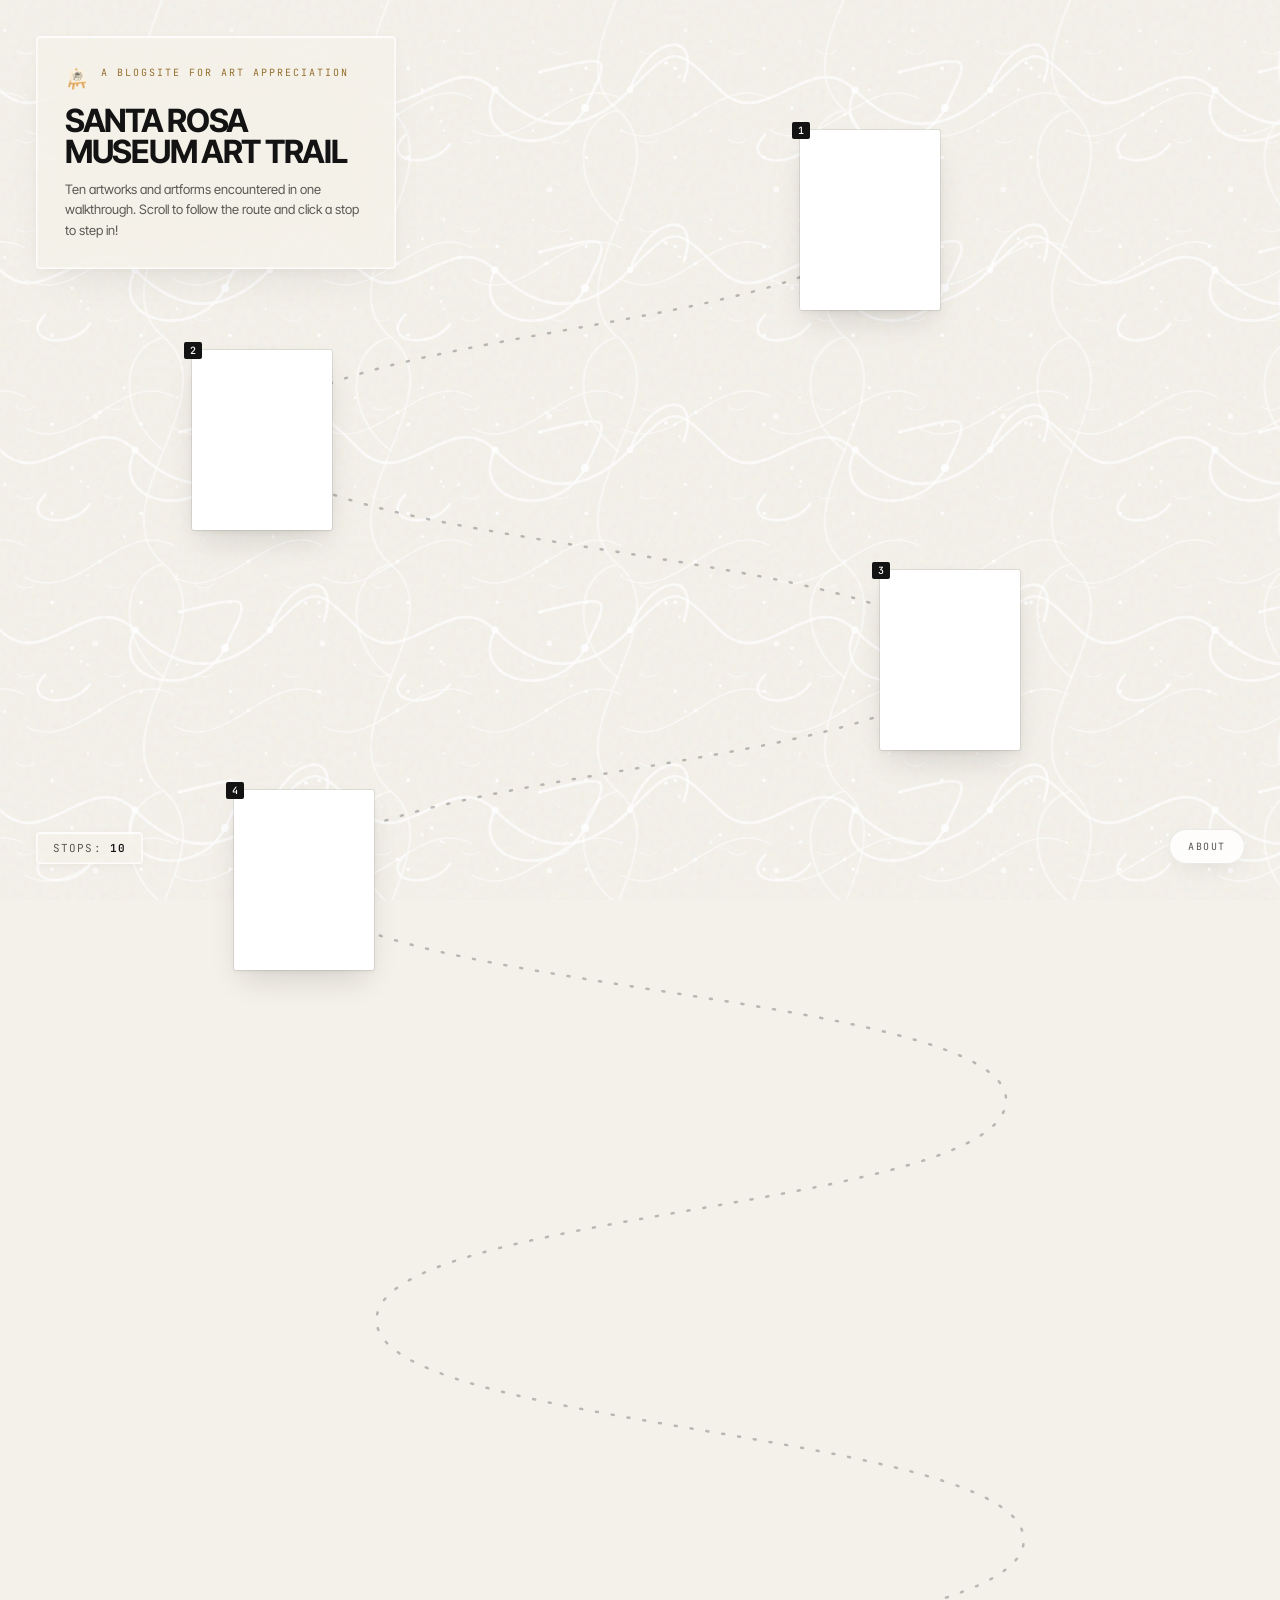
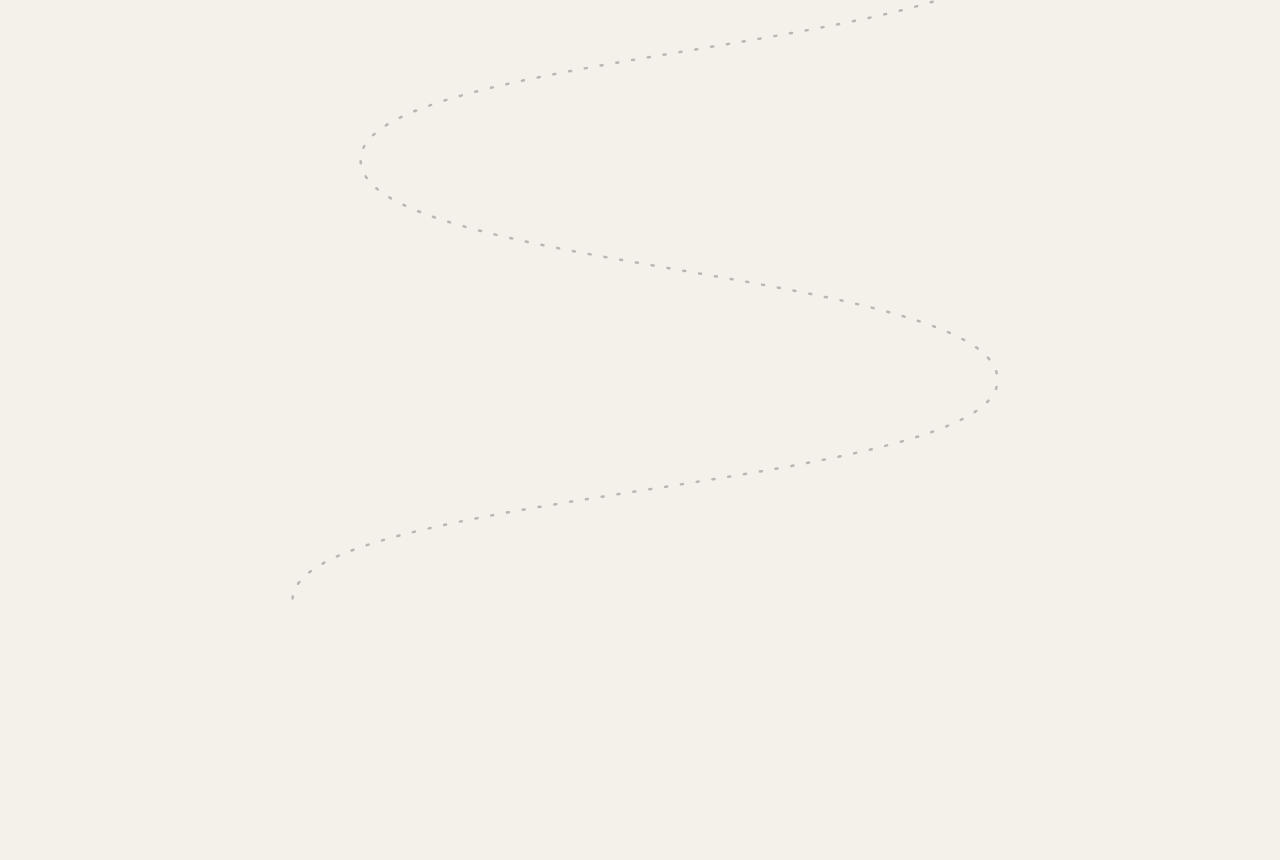
<file: index.html>
<!doctype html>
<html lang="en">
<head>
<meta charset="UTF-8">
<meta name="viewport" content="width=device-width, initial-scale=1">
<title>Santa Rosa Art Trail</title>
<link rel="stylesheet" href="css/style.css">
<link rel="icon" type="image/png" href="assets/icon/favicon.png">
</head>
<body>

<div class="liquid-bg" aria-hidden="true">
  <span></span>
  <span></span>
  <span></span>
</div>

<header class="home-header glass">
  <div class="header-top-row">
    <img src="assets/icon/favicon.png" alt="" class="header-icon">
    <p class="eyebrow-free">A blogsite for Art Appreciation</p>
  </div>
  <h1>Santa Rosa Museum Art Trail</h1>
  <p>Ten artworks and artforms encountered in one walkthrough. Scroll to follow the route and click a stop to step in!</p>
</header>

<div class="home-counter glass">
  <span>Stops: <strong id="artwork-count">0</strong></span>
</div>

<!-- Add this near your home-counter -->
<button class="home-about" id="aboutBtn">About</button>

<!-- Add this at the very bottom of the body -->
<div class="about-modal" id="aboutModal">
  <div class="about-modal__content glass">
    <button class="about-modal__close" id="closeModal" aria-label="Close modal">&times;</button>
    <h2>Santa Rosa Art Trail</h2>
    <p>A collaborative documentation of local art and exhibitions.</p>
    
    <div class="about-modal__members">
      <h3>Contributors</h3>
      <ul>
        <li>Apolinar, Neil Ashley L.</li>
        <li>Calambro, Alvin Jan L.</li>
        <li>Lucero, Earl Laurence J.</li>
        <li>Ramos, Darrel Jed R.</li>
        <li>Trinidad, Revo Ivan E.</li>
      </ul>
    </div>
    
    <a href="https://github.com/alb80degrees/santa-rosa-art-trail" target="_blank" class="github-link">
      View GitHub Repository &rarr;
    </a>
  </div>
</div>

<main class="route-wrap">
  <svg class="route-svg" id="routeSvg" preserveAspectRatio="none" aria-hidden="true" focusable="false"></svg>
  <div class="route-nodes" id="routeNodes"></div>
</main>

<div class="veil active" id="veil"></div>

<script src="js/data.js"></script>
<script src="js/route.js"></script>
</body>
</html>
</file>
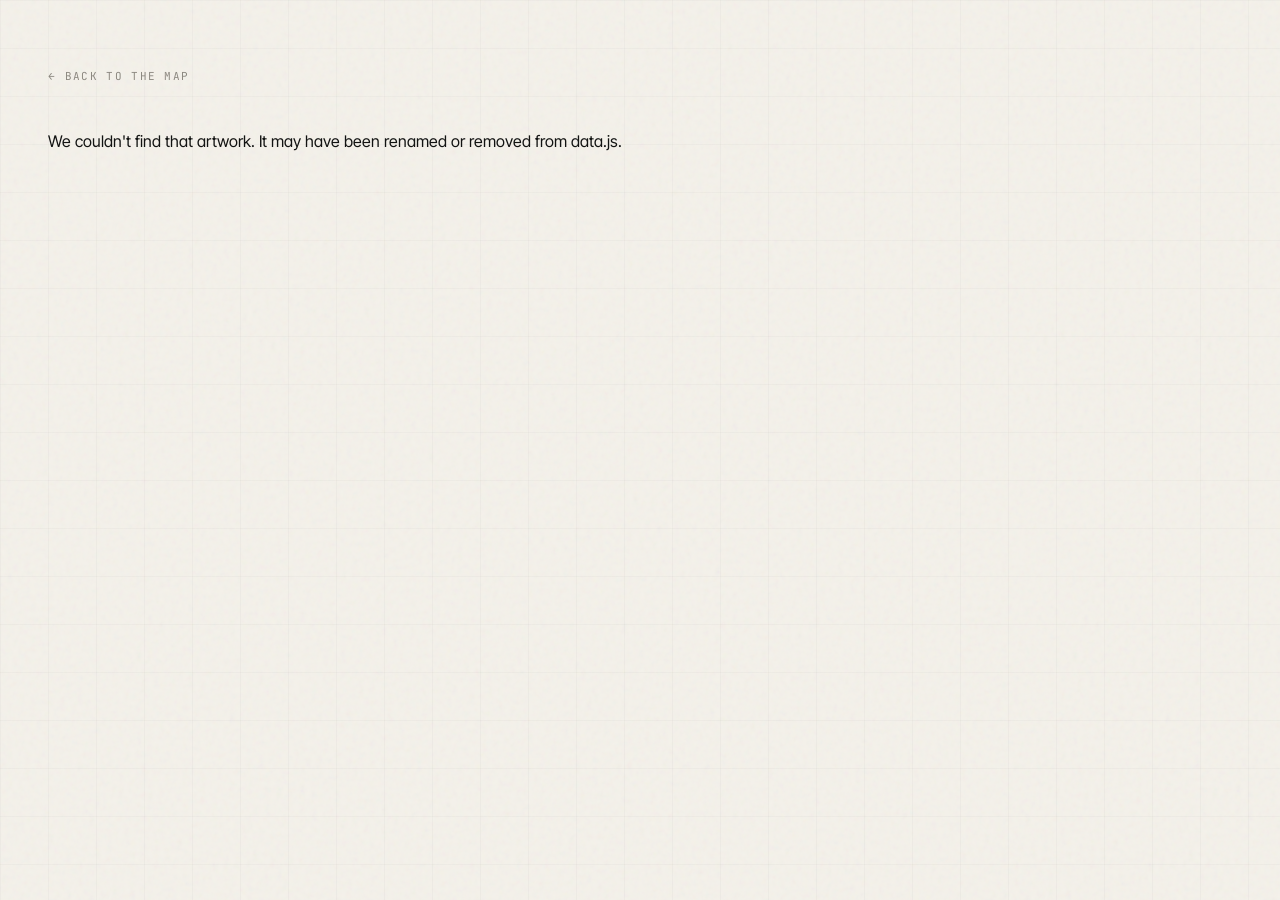
<file: artwork.html>
<!doctype html>
<html lang="en">
<head>
<meta charset="UTF-8">
<meta name="viewport" content="width=device-width, initial-scale=1">
<title>Artwork — Santa Rosa Art Trail</title>
<link rel="stylesheet" href="css/style.css">
<link rel="icon" type="image/png" href="assets/icon/favicon.png">
</head>
<body>

<div class="liquid-bg grid-pattern">
  <span></span>
  <span></span>
  <span></span>
</div>

<main class="detail-shell" id="detail-root">
  <!-- filled by js/detail.js -->
</main>

<script src="js/data.js"></script>
<script src="js/detail.js"></script>
</body>
</html>
</file>
<file: css/style.css>
@import url('https://fonts.googleapis.com/css2?family=Inter+Tight:ital,wght@0,300;0,400;0,500;0,600;0,700;1,400&family=Newsreader:ital,opsz,wght@1,6..72,300;1,6..72,400&family=JetBrains+Mono:wght@400;500&display=swap');

@view-transition {
  navigation: auto;
}

/* ---------------------------------------------------------
   MUSEUM ARCHIVAL PALETTE & TOKENS
--------------------------------------------------------- */
:root {
  --bg-archival: #F4F1EA;       /* Warm museum limestone */
  --bg-card: #FAF8F5;           /* Off-white exhibition mount */
  --bg-subtle: #EBE6DC;         /* Linen tint */
  
  --ink-primary: #121312;       /* Deep warm carbon */
  --ink-secondary: #5A5854;     /* Archival grey */
  --ink-muted: #8C8880;         /* Caption / hairline tone */
  
  --accent-ochre: #966E2E;      /* Curated raw umber */
  --accent-rust: #9E3523;       /* Archival catalog red */

  --font-sans: 'Inter Tight', -apple-system, BlinkMacSystemFont, sans-serif;
  --font-serif: 'Newsreader', Georgia, serif;
  --font-mono: 'JetBrains Mono', monospace;

  /* Specular Frosted Glass System */
  --glass-bg: rgba(244, 241, 234, 0.72);
  --glass-border: 1px solid rgba(255, 255, 255, 0.75);
  --glass-specular: inset 0 1px 1px 0 rgba(255, 255, 255, 0.9), inset 0 0 0 1px rgba(255, 255, 255, 0.35);
  --glass-shadow: 0 20px 40px -15px rgba(26, 24, 20, 0.08), 0 2px 8px rgba(26, 24, 20, 0.04);

  --ease-curated: cubic-bezier(0.16, 1, 0.3, 1);
}

* {
  box-sizing: border-box;
  margin: 0;
  padding: 0;
}

html, body {
  min-height: 100%;
  background-color: var(--bg-archival);
  color: var(--ink-primary);
  font-family: var(--font-sans);
  font-feature-settings: "cv02", "cv03", "cv04", "cv11";
  -webkit-font-smoothing: antialiased;
  margin: 0;
  padding: 0;
  overflow-x: hidden; 
  width: 100vw;
}

a { color: inherit; text-decoration: none; }

/* ---------------------------------------------------------
   NATURAL AMBIENT BACKGROUND
--------------------------------------------------------- */
.liquid-bg {
  position: fixed;
  inset: 0;
  z-index: 0;
  pointer-events: none;
  overflow: hidden;
  background-color: var(--bg-archival);
  
  background-image: 
    /* Layer 1 (Original Base): Wide sweeping vines */
    url("data:image/svg+xml,%3Csvg xmlns='http://www.w3.org/2000/svg' viewBox='0 0 400 200'%3E%3Cg stroke='rgba(255,255,255,0.75)' stroke-width='3' fill='none' stroke-linecap='round' stroke-linejoin='round'%3E%3Cpath d='M0,100 C50,150 100,50 150,100 S250,150 300,100 S350,50 400,100' /%3E%3Cpath d='M150,100 C120,160 220,180 250,120 S280,60 200,80' /%3E%3Cpath d='M300,100 C320,40 380,30 360,90' /%3E%3Cpath d='M50,150 C20,180 80,190 100,160' /%3E%3C/g%3E%3Cg fill='rgba(255,255,255,0.95)'%3E%3Ccircle cx='150' cy='100' r='4' /%3E%3Ccircle cx='250' cy='120' r='4.5' /%3E%3Ccircle cx='300' cy='100' r='3.5' /%3E%3Ccircle cx='200' cy='80' r='2' /%3E%3Ccircle cx='80' cy='120' r='2' /%3E%3Ccircle cx='90' cy='135' r='1.5' /%3E%3Ccircle cx='340' cy='70' r='2' /%3E%3Ccircle cx='355' cy='85' r='1.5' /%3E%3C/g%3E%3C/svg%3E"),
    
    /* Layer 2 (Original Offset): S-curves and inner knots */
    url("data:image/svg+xml,%3Csvg xmlns='http://www.w3.org/2000/svg' viewBox='0 0 200 200'%3E%3Cg stroke='rgba(255,255,255,0.5)' stroke-width='2' fill='none' stroke-linecap='round'%3E%3Cpath d='M100,0 C160,50 40,150 100,200' /%3E%3Cpath d='M100,100 C60,70 60,10 100,0' /%3E%3C/g%3E%3Cg fill='rgba(255,255,255,0.7)'%3E%3Ccircle cx='40' cy='70' r='2.5' /%3E%3Ccircle cx='160' cy='130' r='1.5' /%3E%3C/g%3E%3C/svg%3E"),
    
    /* Layer 3 (New): Meandering filler vines to bridge gaps */
    url("data:image/svg+xml,%3Csvg xmlns='http://www.w3.org/2000/svg' viewBox='0 0 150 150'%3E%3Cpath d='M-20,75 C50,150 100,0 170,75' stroke='rgba(255,255,255,0.6)' stroke-width='1.5' fill='none' stroke-linecap='round' /%3E%3Ccircle cx='75' cy='75' r='2' fill='rgba(255,255,255,0.8)' /%3E%3Ccircle cx='100' cy='50' r='1.5' fill='rgba(255,255,255,0.9)' /%3E%3C/svg%3E"),
    
    /* Layer 4 (New): Scattered standalone French knots and tiny stitches */
    url("data:image/svg+xml,%3Csvg xmlns='http://www.w3.org/2000/svg' viewBox='0 0 100 100'%3E%3Ccircle cx='20' cy='30' r='1.5' fill='rgba(255,255,255,0.7)' /%3E%3Ccircle cx='80' cy='60' r='2' fill='rgba(255,255,255,0.9)' /%3E%3Ccircle cx='50' cy='90' r='1' fill='rgba(255,255,255,0.6)' /%3E%3Cpath d='M40,40 C45,45 55,45 60,40' stroke='rgba(255,255,255,0.5)' stroke-width='1.5' fill='none' stroke-linecap='round' /%3E%3C/svg%3E");

  /* Mixed prime dimensions force a chaotic, non-uniform moiré overlap */
  background-size: 360px 180px, 227px 227px, 149px 149px, 89px 89px;
  background-position: 0 0, 50px 110px, 25px 40px, 70px 15px;
}

/* Modifier to restore the original archival grid on specific pages */
.liquid-bg.grid-pattern {
  background-image: 
    linear-gradient(rgba(90, 88, 84, 0.035) 1px, transparent 1px),
    linear-gradient(90deg, rgba(90, 88, 84, 0.035) 1px, transparent 1px);
  background-size: 48px 48px;
  background-position: 0 0;
}

@keyframes grainShift {
  0%, 100% { transform: translate(0, 0); }
  25% { transform: translate(-1%, 1%); }
  50% { transform: translate(1%, -1%); }
  75% { transform: translate(-1%, -1%); }
}

.liquid-bg::before {
  content: "";
  position: absolute;
  /* Expand dimensions to hide edges during movement */
  width: 104%;
  height: 104%;
  top: -2%;
  left: -2%;
  opacity: 0.06;
  background-image: url("data:image/svg+xml,%3Csvg viewBox='0 0 200 200' xmlns='http://www.w3.org/2000/svg'%3E%3Cfilter id='n'%3E%3CfeTurbulence type='fractalNoise' baseFrequency='0.8' numOctaves='3' stitchTiles='stitch'/%3E%3C/filter%3E%3Crect width='100%25' height='100%25' filter='url(%23n)'/%3E%3C/svg%3E");
  /* The steps() function creates a vintage, flickering rhythm rather than smooth gliding */
  animation: grainShift 3s steps(4) infinite;
}

@keyframes drift {
  0% { transform: translate(0, 0) scale(1); }
  33% { transform: translate(4vw, -6vh) scale(1.1); }
  66% { transform: translate(-3vw, 5vh) scale(0.9); }
  100% { transform: translate(0, 0) scale(1); }
}

.liquid-bg span {
  /* Retain your existing properties, add the animation */
  animation: drift 18s ease-in-out infinite alternate;
}

/* Stagger the timing so the gradients move independently */
.liquid-bg span:nth-child(1) { animation-duration: 22s; }
.liquid-bg span:nth-child(2) { animation-duration: 17s; }
.liquid-bg span:nth-child(3) { animation-duration: 25s; }

.liquid-bg span:nth-child(1) {
  width: 50vw; height: 50vw;
  left: -12vw; top: -10vh;
  background: radial-gradient(circle, #E5DCB8 0%, transparent 70%);
}

.liquid-bg span:nth-child(2) {
  width: 48vw; height: 48vw;
  right: -10vw; bottom: 0;
  background: radial-gradient(circle, #DFE6DB 0%, transparent 70%);
}

.liquid-bg span:nth-child(3) {
  width: 38vw; height: 38vw;
  left: 30vw; top: 40vh;
  background: radial-gradient(circle, #EBDDD0 0%, transparent 70%);
}

/* ---------------------------------------------------------
   FROSTED GLASS SURFACES
--------------------------------------------------------- */
.glass {
  background: var(--glass-bg);
  backdrop-filter: blur(28px) saturate(160%);
  -webkit-backdrop-filter: blur(28px) saturate(160%);
  border: var(--glass-border);
  box-shadow: var(--glass-specular), var(--glass-shadow);
  border-radius: 4px;
}

.header-top-row {
  display: flex;
  align-items: center;
  gap: 12px;
  margin-bottom: 12px;
}

.header-icon {
  width: 24px;
  height: auto;
  opacity: 0.85; /* Softens it slightly so it doesn't overpower the text */
}

/* Remove the margin-bottom from the eyebrow since the row handles the spacing now */
.home-header .eyebrow-free {
  margin-bottom: 0; 
}

/* ---------------------------------------------------------
   MAP VIEW (INDEX.HTML)
--------------------------------------------------------- */
.route-wrap {
  position: relative;
  z-index: 1;
  width: 100%;
  min-height: 100dvh;
}

.route-svg {
  position: absolute;
  top: 0;
  left: 0;
  z-index: 1;
  pointer-events: none;
}

.route-nodes {
  position: absolute;
  inset: 0;
  z-index: 2;
}

@keyframes dashFlow {
  /* Must be a multiple of the dasharray total (2 + 14 = 16) for a seamless loop */
  to { stroke-dashoffset: -32; }
}

.route-path {
  stroke: rgba(34, 35, 34, 0.28); /* More visible archival ink stroke */
  stroke-width: 2.5px;
  animation: dashFlow 3s linear infinite;
}

.home-header {
  position: fixed;
  top: 36px;
  left: 36px;
  z-index: 50;
  max-width: 360px;
  padding: 28px;
  transition: opacity 0.6s cubic-bezier(0.22, 1, 0.36, 1), 
              filter 0.6s cubic-bezier(0.22, 1, 0.36, 1),
              transform 0.6s cubic-bezier(0.22, 1, 0.36, 1);
  will-change: opacity, filter, transform;
}

/* The state it transforms into when you scroll */
.home-header.hidden-on-scroll {
  opacity: 0;
  filter: blur(16px);
  transform: translateY(-30px) scale(0.95);
  pointer-events: none; /* Prevents invisible buttons from being clicked */
}

.home-header .eyebrow-free {
  font-family: var(--font-mono);
  font-size: 10px;
  text-transform: uppercase;
  letter-spacing: 0.2em;
  color: var(--accent-ochre);
  margin-bottom: 12px;
}

.home-header h1 {
  font-size: 32px;
  font-weight: 700;
  line-height: 0.98;
  letter-spacing: -0.04em;
  text-transform: uppercase;
  color: var(--ink-primary);
  margin-bottom: 12px;
}

.home-header p {
  font-size: 13px;
  line-height: 1.55;
  color: var(--ink-secondary);
}

.home-counter {
  position: fixed;
  bottom: 36px;
  left: 36px;
  z-index: 50;
  padding: 8px 16px;
  font-family: var(--font-mono);
  font-size: 11px;
  letter-spacing: 0.1em;
  text-transform: uppercase;
  color: var(--ink-secondary);
  
  transition: opacity 0.6s cubic-bezier(0.22, 1, 0.36, 1), 
              filter 0.6s cubic-bezier(0.22, 1, 0.36, 1),
              transform 0.6s cubic-bezier(0.22, 1, 0.36, 1);
  will-change: opacity, filter, transform;
}

/* NEW: The state it transforms into when you scroll */
.home-counter.hidden-on-scroll {
  opacity: 0;
  filter: blur(16px);
  transform: translateY(30px) scale(0.95); /* Slides down into the bottom edge */
  pointer-events: none;
}

.home-counter strong {
  color: var(--ink-primary);
  font-weight: 600;
}

/* Map Stops */
/* Base size for mobile screens (slightly larger than original) */
.route-node {
  position: absolute;
  width: 100px; 
  height: 130px; 
  cursor: pointer;
  transform: translate(-50%, -50%);
  /* UPDATED: Added opacity and filter to the transition for the Apple effect */
  transition: transform 0.4s var(--ease-curated),
              opacity 0.7s cubic-bezier(0.22, 1, 0.36, 1), 
              filter 0.7s cubic-bezier(0.22, 1, 0.36, 1);
  will-change: transform, opacity, filter;
}

/* NEW: The state the cards transform into when they leave the screen */
.route-node.out-of-view {
  opacity: 0;
  filter: blur(16px);
  transform: translate(-50%, -50%) scale(0.85); /* Slightly shrinks as it blurs */
  pointer-events: none;
}

/* Larger size for tablets and desktops */
@media (min-width: 720px) {
  .route-node {
    width: 140px;
    height: 180px;
  }
}

.route-node__ring {
  display: none;
}

.route-node__thumb {
  position: absolute;
  inset: 0;
  width: 100%;
  height: 100%;
  display: block;
  object-fit: cover;
  object-position: center;
  background-color: #FFFFFF;
  padding: 2px; 
  border-radius: 2px;
  box-shadow: 
    0 16px 30px -8px rgba(25, 23, 20, 0.14),
    0 2px 6px rgba(25, 23, 20, 0.06),
    0 0 0 1px rgba(0, 0, 0, 0.08);
  transition: box-shadow 0.3s ease;
}

.route-node__badge {
  position: absolute;
  top: -8px;
  left: -8px;
  z-index: 3;
  font-family: var(--font-mono);
  font-size: 10px;
  font-weight: 500;
  color: #FFFFFF;
  background: var(--ink-primary);
  padding: 2px 6px;
  border-radius: 2px;
}

.route-node__label {
  position: absolute;
  left: 50%;
  top: calc(100% + 10px);
  transform: translateX(-50%) translateY(4px);
  padding: 5px 10px;
  background: #FFFFFF;
  border: 1px solid rgba(0, 0, 0, 0.08);
  box-shadow: 0 8px 20px -4px rgba(25, 23, 20, 0.08);
  font-family: var(--font-mono);
  font-size: 10px;
  letter-spacing: 0.08em;
  text-transform: uppercase;
  color: var(--ink-primary);
  white-space: nowrap;
  border-radius: 2px;
  opacity: 0;
  pointer-events: none;
  transition: opacity 0.25s ease, transform 0.25s ease;
}

.route-node:hover {
  transform: translate(-50%, -50%) translateY(-6px);
  z-index: 20;
}

.route-node:hover .route-node__thumb {
  box-shadow: 
    0 24px 44px -10px rgba(25, 23, 20, 0.22),
    0 0 0 1.5px var(--accent-ochre);
}

.route-node:hover .route-node__label {
  opacity: 1;
  transform: translateX(-50%) translateY(0);
}

/* --- ABOUT BUTTON --- */
.home-about {
  position: fixed;
  bottom: 36px;
  right: 36px;
  z-index: 50;
  background: rgba(255, 255, 255, 0.85);
  backdrop-filter: blur(12px);
  -webkit-backdrop-filter: blur(12px);
  border: 1px solid rgba(0, 0, 0, 0.08);
  padding: 10px 18px;
  border-radius: 30px;
  font-family: var(--font-mono);
  font-size: 10px;
  letter-spacing: 0.15em;
  text-transform: uppercase;
  color: var(--ink-secondary);
  box-shadow: 0 8px 24px -6px rgba(0, 0, 0, 0.08);
  cursor: pointer;
  
  /* The Apple-style transition for scrolling */
  transition: opacity 0.6s cubic-bezier(0.22, 1, 0.36, 1), 
              filter 0.6s cubic-bezier(0.22, 1, 0.36, 1),
              transform 0.6s cubic-bezier(0.22, 1, 0.36, 1),
              color 0.2s ease, background 0.2s ease;
  will-change: opacity, filter, transform;
}

.home-about:hover {
  color: var(--ink-primary);
  background: #FFFFFF;
  transform: translateY(-2px);
}

.home-about.hidden-on-scroll {
  opacity: 0;
  filter: blur(16px);
  transform: translateY(30px) scale(0.95);
  pointer-events: none;
}

@media (max-width: 720px) {
  .home-about {
    bottom: 16px;
    right: 16px;
  }
}

/* --- ABOUT MODAL POPOUT --- */
.about-modal {
  position: fixed;
  inset: 0;
  z-index: 3000;
  background: rgba(244, 241, 234, 0.5); /* Archival color tint */
  backdrop-filter: blur(12px);
  -webkit-backdrop-filter: blur(12px);
  display: flex;
  align-items: center;
  justify-content: center;
  opacity: 0;
  pointer-events: none;
  transition: opacity 0.4s ease;
}

.about-modal.active {
  opacity: 1;
  pointer-events: all;
}

.about-modal__content {
  position: relative;
  width: 90%;
  max-width: 420px;
  padding: 48px;
  transform: translateY(25px) scale(0.95);
  transition: transform 0.4s cubic-bezier(0.22, 1, 0.36, 1);
}

.about-modal.active .about-modal__content {
  transform: translateY(0) scale(1);
}

.about-modal__close {
  position: absolute;
  top: 16px;
  right: 20px;
  background: none;
  border: none;
  font-size: 28px;
  color: var(--ink-muted);
  cursor: pointer;
  transition: color 0.2s;
}

.about-modal__close:hover {
  color: var(--accent-rust);
}

.about-modal h2 {
  font-family: var(--font-sans);
  font-size: 22px;
  font-weight: 700;
  text-transform: uppercase;
  letter-spacing: -0.02em;
  margin-bottom: 8px;
}

.about-modal p {
  font-size: 14px;
  color: var(--ink-secondary);
  line-height: 1.5;
  margin-bottom: 32px;
}

.about-modal__members h3 {
  font-family: var(--font-mono);
  font-size: 10px;
  text-transform: uppercase;
  letter-spacing: 0.16em;
  color: var(--accent-ochre);
  margin-bottom: 16px;
}

.about-modal__members ul {
  list-style: none;
  margin-bottom: 36px;
}

.about-modal__members li {
  font-size: 14px;
  color: var(--ink-primary);
  padding: 8px 0;
  border-bottom: 1px solid rgba(0, 0, 0, 0.05);
}

.github-link {
  display: inline-block;
  font-family: var(--font-mono);
  font-size: 11px;
  text-transform: uppercase;
  letter-spacing: 0.12em;
  color: var(--ink-primary);
  border-bottom: 1px solid var(--ink-primary);
  padding-bottom: 4px;
  transition: color 0.2s, border-color 0.2s;
}

.github-link:hover {
  color: var(--accent-rust);
  border-color: var(--accent-rust);
}

/* ---------------------------------------------------------
   DETAIL VIEWPORT (ARTWORK.HTML) - FIXES HORIZONTAL BLOWOUT
--------------------------------------------------------- */
.detail-shell {
  position: relative;
  z-index: 1;
  width: 100%;
  min-height: 100dvh;
  display: grid;
  grid-template-columns: minmax(0, 52%) minmax(0, 48%);
  box-sizing: border-box;
}

@media (max-width: 960px) {
  .detail-shell {
    grid-template-columns: 1fr;
  }
}

/* Left Column: Gallery Frame */
.gallery-col {
  position: sticky;
  top: 0;
  height: 100dvh;
  padding: 40px;
  display: flex;
  align-items: center;
  justify-content: center;
  min-width: 0;
}

@media (max-width: 960px) {
  .gallery-col {
    position: relative;
    height: 60dvh;
    padding: 20px;
  }
}

.gallery {
  position: relative;
  width: 100%;
  background: var(--bg-card);
  padding: 18px;
  border-radius: 4px;
  display: flex;
  flex-direction: column;
}

.gallery__viewport {
  position: relative;
  width: 100%;
  /* Force a uniform shape for all artworks (e.g., 4 / 3, 1 / 1, or 16 / 9) */
  aspect-ratio: 4 / 3; 
  border-radius: 2px;
  overflow: hidden;
}

/* NEW: Distributes arrows and dots evenly across the bottom bar */
.gallery__nav-bar {
  margin-top: 18px;
  padding-top: 18px;
  border-top: 1px solid rgba(0, 0, 0, 0.08);
  display: flex;
  justify-content: space-between;
  align-items: center;
}

/* UPDATED: Reset arrows to sit inline naturally within the nav bar */
.gallery__arrow {
  position: static;
  transform: none;
  width: 36px;
  height: 36px;
  border-radius: 50%;
  background: rgba(255, 255, 255, 0.9);
  backdrop-filter: blur(10px);
  border: 1px solid rgba(0, 0, 0, 0.08);
  color: var(--ink-primary);
  font-size: 14px;
  display: flex;
  align-items: center;
  justify-content: center;
  cursor: pointer;
  box-shadow: 0 4px 12px rgba(0, 0, 0, 0.06);
  transition: background-color 0.2s ease, transform 0.2s ease;
}

.gallery__arrow:hover {
  background: #FFFFFF;
  transform: scale(1.05);
}

/* Remove old absolute positioning overrides if you had them */
.gallery__arrow--prev, .gallery__arrow--next {
  position: static;
  left: auto;
  right: auto;
}

/* UPDATED: Reset the controls to sit completely flat (removed glass styles) */
.gallery__controls {
  display: flex;
  gap: 10px;
}

.gallery__slide {
  display: block;
  object-fit: cover;
  object-position: center;
  flex: 0 0 100%;
  width: 100%;
  height: 100%;
  background-color: var(--bg-subtle);
}

.gallery__track {
  display: flex;
  width: 100%;
  height: 100%;
  transition: transform 0.65s var(--ease-curated);
  will-change: transform;
}

/* NEW: Invisible click zones over the photo itself — left half = prev,
   right half = next. Purely a click target, no visible arrow/indicator;
   the actual arrows + dots stay in .gallery__nav-bar below. */
.gallery__zone {
  position: absolute;
  top: 0;
  bottom: 0;
  width: 50%;
  background: transparent;
  border: none;
  padding: 0;
  margin: 0;
  z-index: 5;
  -webkit-tap-highlight-color: transparent;
}

.gallery__zone--prev {
  left: 0;
  cursor: w-resize;
}

.gallery__zone--next {
  right: 0;
  cursor: e-resize;
}

.gallery__zone:focus-visible {
  outline: 2px solid var(--accent-ochre);
  outline-offset: -4px;
}

.gallery__arrow--prev { left: 24px; }
.gallery__arrow--next { right: 24px; }

.gallery__dot {
  width: 6px;
  height: 6px;
  border-radius: 50%;
  background: var(--ink-muted);
  border: none;
  cursor: pointer;
  padding: 0;
  transition: background-color 0.3s, transform 0.3s;
}

.gallery__dot.active {
  background: var(--ink-primary);
  transform: scale(1.3);
}

/* Right Column: Editorial Text */
.content-col {
  padding: 72px 64px 120px 48px;
  overflow-y: auto;
  min-width: 0;
}

@media (max-width: 960px) {
  .content-col {
    padding: 32px 24px 80px;
  }
}

.back-link {
  display: inline-flex;
  align-items: center;
  gap: 8px;
  font-family: var(--font-mono);
  font-size: 11px;
  text-transform: uppercase;
  letter-spacing: 0.12em;
  color: var(--ink-muted);
  margin-bottom: 48px;
  transition: color 0.3s ease, transform 0.3s cubic-bezier(0.22, 1, 0.36, 1);
  will-change: transform, color;
}

.back-link:hover {
  color: var(--accent-rust);
  transform: translateX(-6px); 
}

.detail-type {
  font-family: var(--font-mono);
  font-size: 10px;
  font-weight: 700;
  letter-spacing: 0.2em;
  text-transform: uppercase;
  color: var(--accent-ochre);
  margin-bottom: 8px;
}

.detail-title {
  font-family: var(--font-sans);
  font-size: clamp(32px, 3.8vw, 46px);
  font-weight: 700;
  line-height: 1;
  letter-spacing: -0.04em;
  text-transform: uppercase;
  color: var(--ink-primary);
  margin-bottom: 24px;
}

.meta-row {
  display: flex;
  flex-wrap: wrap;
  gap: 8px;
  margin-bottom: 44px;
  padding-bottom: 20px;
  border-bottom: 1px solid rgba(0, 0, 0, 0.08);
}

.meta-chip {
  font-family: var(--font-mono);
  font-size: 11px;
  letter-spacing: 0.02em;
  padding: 5px 10px;
  border-radius: 2px;
  color: var(--ink-secondary);
}

.meta-chip strong {
  color: var(--ink-primary);
  font-weight: 600;
}

.detail-section {
  margin-bottom: 38px;
}

.detail-section h2 {
  font-family: var(--font-mono);
  font-size: 11px;
  text-transform: uppercase;
  letter-spacing: 0.16em;
  color: var(--ink-muted);
  margin-bottom: 14px;
}

.detail-section p {
  font-size: 15.5px;
  line-height: 1.75;
  color: #2D2B28;
  letter-spacing: -0.01em;
  margin-bottom: 14px;
}

.sources-list {
  padding-left: 18px;
  font-family: var(--font-mono);
  font-size: 12px;
  line-height: 1.8;
  color: var(--ink-secondary);
}

.contributor-tag {
  margin-top: 56px;
  padding-top: 20px;
  border-top: 1px solid rgba(0, 0, 0, 0.08);
  font-family: var(--font-mono);
  font-size: 11px;
  letter-spacing: 0.12em;
  text-transform: uppercase;
  color: var(--ink-muted);
}

/* --- ENLARGE BUTTON --- */
.gallery__enlarge {
  position: absolute;
  top: 14px;
  right: 14px;
  z-index: 10;
  width: 32px;
  height: 32px;
  border-radius: 50%;
  background: rgba(255, 255, 255, 0.65);
  backdrop-filter: blur(8px);
  -webkit-backdrop-filter: blur(8px);
  border: 1px solid rgba(255, 255, 255, 0.4);
  color: var(--ink-primary);
  display: flex;
  align-items: center;
  justify-content: center;
  cursor: pointer;
  box-shadow: 0 4px 12px rgba(0, 0, 0, 0.08);
  transition: transform 0.2s ease, background 0.2s ease;
}

.gallery__enlarge:hover {
  background: #FFFFFF;
  transform: scale(1.08);
}

/* --- LIGHTBOX FULLSCREEN MODAL --- */
.lightbox-modal {
  position: fixed;
  inset: 0;
  z-index: 4000; /* Must sit above everything, including the veil */
  background: rgba(20, 19, 18, 0.85); /* Deep dark gallery background */
  backdrop-filter: blur(16px);
  -webkit-backdrop-filter: blur(16px);
  display: flex;
  align-items: center;
  justify-content: center;
  opacity: 0;
  pointer-events: none;
  transition: opacity 0.4s ease;
}

.lightbox-modal.active {
  opacity: 1;
  pointer-events: all;
}

.lightbox-modal__img {
  max-width: 92vw;
  max-height: 92vh;
  object-fit: contain;
  border-radius: 4px;
  box-shadow: 0 30px 60px rgba(0, 0, 0, 0.4);
  
  /* The smooth Apple-style zoom-in effect */
  transform: scale(0.92) translateY(15px);
  transition: transform 0.5s cubic-bezier(0.22, 1, 0.36, 1);
}

.lightbox-modal.active .lightbox-modal__img {
  transform: scale(1) translateY(0);
}

.lightbox-modal__close {
  position: absolute;
  top: 24px;
  right: 32px;
  background: none;
  border: none;
  font-size: 36px;
  font-weight: 300;
  color: rgba(255, 255, 255, 0.7);
  cursor: pointer;
  transition: color 0.2s ease, transform 0.2s ease;
  z-index: 4010;
}

.lightbox-modal__close:hover {
  color: #FFFFFF;
  transform: scale(1.1);
}

@media (max-width: 720px) {
  .lightbox-modal__close {
    top: 16px;
    right: 20px;
  }
}

/* Page Transition Veil */
.veil {
  position: fixed;
  inset: 0;
  z-index: 2000;
  background: var(--bg-archival);
  opacity: 0;
  pointer-events: none;
  transition: opacity 0.3s ease;
}
.veil.active {
  opacity: 1;
  pointer-events: all;
}

.detail-section {
  transition: opacity 0.8s cubic-bezier(0.22, 1, 0.36, 1), 
              filter 0.8s cubic-bezier(0.22, 1, 0.36, 1),
              transform 0.8s cubic-bezier(0.22, 1, 0.36, 1);
  will-change: opacity, filter, transform;
}

.detail-section.text-blurred {
  opacity: 0;
  filter: blur(12px);
  transform: translateY(25px);
}

/* Optional: smooth page load fade-in */
.fade-in-on-load {
  animation: softEntry 0.6s cubic-bezier(0.22, 1, 0.36, 1) forwards;
}

@keyframes softEntry {
  from { opacity: 0; transform: translateY(15px); }
  to { opacity: 1; transform: translateY(0); }
}

/* Sleek Scroll Indicator */
.scroll-hint {
  position: fixed;
  bottom: 40px;
  right: 64px; /* Aligns nicely with the right column */
  background: rgba(255, 255, 255, 0.85);
  backdrop-filter: blur(12px);
  -webkit-backdrop-filter: blur(12px);
  border: 1px solid rgba(0, 0, 0, 0.08);
  padding: 10px 18px;
  border-radius: 30px;
  font-family: var(--font-mono);
  font-size: 10px;
  letter-spacing: 0.15em;
  text-transform: uppercase;
  color: var(--ink-secondary);
  box-shadow: 0 8px 24px -6px rgba(0, 0, 0, 0.08);
  pointer-events: none;
  z-index: 100;
  transition: opacity 0.5s ease, transform 0.5s ease;
  animation: gentleBounce 2.5s infinite;
}

.scroll-hint.hidden {
  opacity: 0;
  transform: translateY(15px);
}

@keyframes gentleBounce {
  0%, 100% { transform: translateY(0); }
  50% { transform: translateY(6px); }
}

@media (max-width: 960px) {
  .scroll-hint {
    right: 50%;
    transform: translateX(50%);
  }
  .scroll-hint.hidden {
    transform: translate(50%, 15px);
  }
  @keyframes gentleBounce {
    0%, 100% { transform: translate(50%, 0); }
    50% { transform: translate(50%, 6px); }
  }
}

/* Add this to the bottom of style.css */
@media (max-width: 720px) {
  .home-header {
    top: 16px;
    left: 16px;
    right: 16px; /* Forces it to respect the right edge */
    width: auto;
    max-width: none;
    padding: 20px;
  }
  
  .home-header h1 {
    font-size: 26px; /* Slightly smaller for mobile */
  }

  .home-counter {
    bottom: 16px;
    left: 16px;
  }
}

@media (max-width: 960px) {
  
  /* You can also push the left and right arrows closer to the edges on mobile to clear up even more space */
  .gallery__arrow {
    transform: translateY(-50%) scale(0.85); /* Slightly shrinks the arrows on small screens */
  }
  .gallery__arrow--prev { left: 8px; }
  .gallery__arrow--next { right: 8px; }
}

/* --- MOBILE PERFORMANCE HACK ONLY --- */
@media (max-width: 960px) {
  .route-node__thumb {
    /* Prevents the white flashing bug on iOS/Android without choking desktop GPUs */
    -webkit-backface-visibility: hidden;
    backface-visibility: hidden;
    transform: translateZ(0); 
  }
}
</file>
